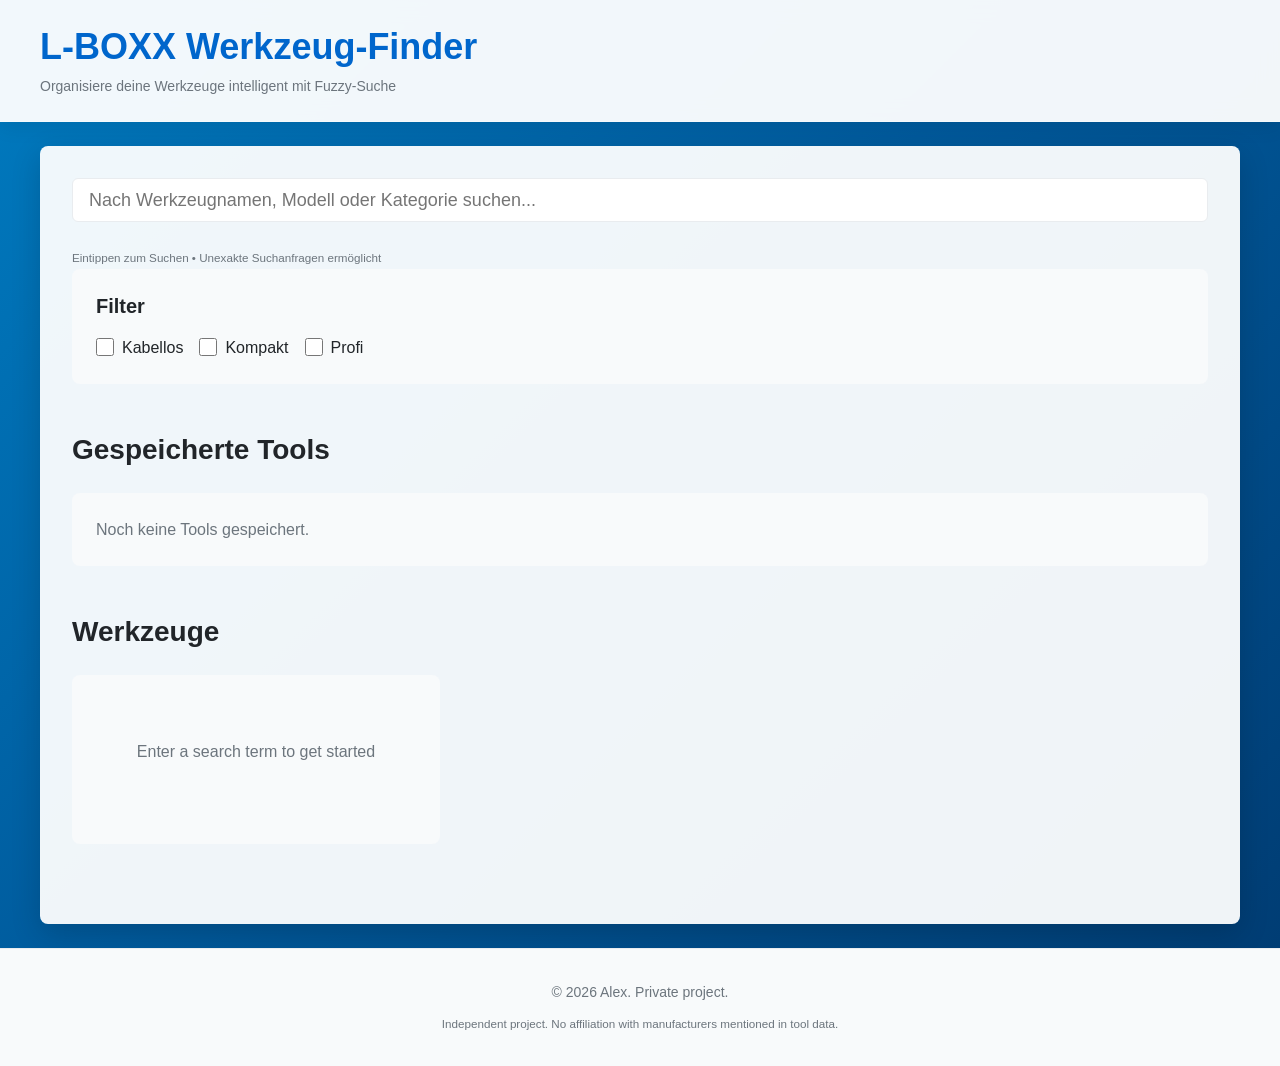
<file: index.html>
<!DOCTYPE html>
<html lang="en">
<head>
    <meta charset="UTF-8">
    <meta name="viewport" content="width=device-width, initial-scale=1.0, maximum-scale=5.0">
    <meta name="description" content="Private tool collection finder for model search and storage planning">
    <meta name="theme-color" content="#0066CC">
    <meta name="mobile-web-app-capable" content="yes">
    <meta name="apple-mobile-web-app-status-bar-style" content="black-translucent">
    <title>L-BOXX Tool Finder</title>
    <link rel="icon" href="data:image/svg+xml,<svg xmlns=%22http://www.w3.org/2000/svg%22 viewBox=%220 0 100 100%22><text y=%22.9em%22 font-size=%2290%22>🔧</text></svg>">
    <link rel="stylesheet" href="styles/main.css?v=1786039185">
</head>
<body>
    <div id="app" class="app">
        <header class="header" role="banner">
            <div class="header-content">
                <div class="header-title">
                    <h1 class="app-title">L-BOXX Werkzeug-Finder</h1>
                    <p class="app-tagline">Organisiere deine Werkzeuge intelligent mit Fuzzy-Suche</p>
                </div>
            </div>
        </header>
        <main id="main-content" class="main-content" role="main">
            <section class="search-section" aria-labelledby="search-heading">
                <h2 id="search-heading" class="sr-only">Werkzeuge durchsuchen</h2>
                <div class="search-container">
                    <input type="search" id="search-input" class="search-input" placeholder="Nach Werkzeugnamen, Modell oder Kategorie suchen..." aria-label="Werkzeuge durchsuchen" aria-describedby="search-help">
                    <div id="search-help" class="search-help"><small>Eintippen zum Suchen • Unexakte Suchanfragen ermöglicht</small></div>
                </div>
                <section class="filter-section" aria-labelledby="filter-heading">
                    <h3 id="filter-heading" class="filter-heading">Filter</h3>
                    <div class="filter-group">
                        <label class="filter-label"><input type="checkbox" id="filter-cordless" class="filter-checkbox" aria-label="Kabellose Werkzeuge filtern"><span>Kabellos</span></label>
                        <label class="filter-label"><input type="checkbox" id="filter-compact" class="filter-checkbox" aria-label="Kompakte Werkzeuge filtern"><span>Kompakt</span></label>
                        <label class="filter-label"><input type="checkbox" id="filter-pro" class="filter-checkbox" aria-label="Profi-Klasse filtern"><span>Profi</span></label>
                    </div>
                </section>
            </section>
            <section class="saved-section" aria-labelledby="saved-tools-heading">
                <h2 id="saved-tools-heading" class="results-heading">Gespeicherte Tools</h2>
                <div id="saved-tools-container" class="saved-tools-container">
                    <div class="saved-tools-empty">Noch keine Tools gespeichert.</div>
                </div>
            </section>
            <section class="results-section" aria-labelledby="results-heading">
                <h2 id="results-heading" class="results-heading">Werkzeuge</h2>
                <div id="results-container" class="results-container">
                    <div class="placeholder" aria-live="polite"><p>Suchbegriff eingeben zum Starten</p></div>
                </div>
            </section>
        </main>
        <footer class="footer" role="contentinfo">
            <div class="footer-content">
                <p>&copy; 2026 Alex. Private project.</p>
                <p><small>Independent project. No affiliation with manufacturers mentioned in tool data.</small></p>
            </div>
        </footer>
    </div>
    <script src="lib/fuse.js?v=1786039185" defer></script>
    <script src="js/modules/ui.js?v=1786039185" defer></script>
    <script src="js/modules/state.js?v=1786039185" defer></script>
    <script src="js/modules/search.js?v=1786039185" defer></script>
    <script src="js/modules/results.js?v=1786039185" defer></script>
    <script src="main.js?v=1786039185" defer></script>
</body>
</html>
</file>
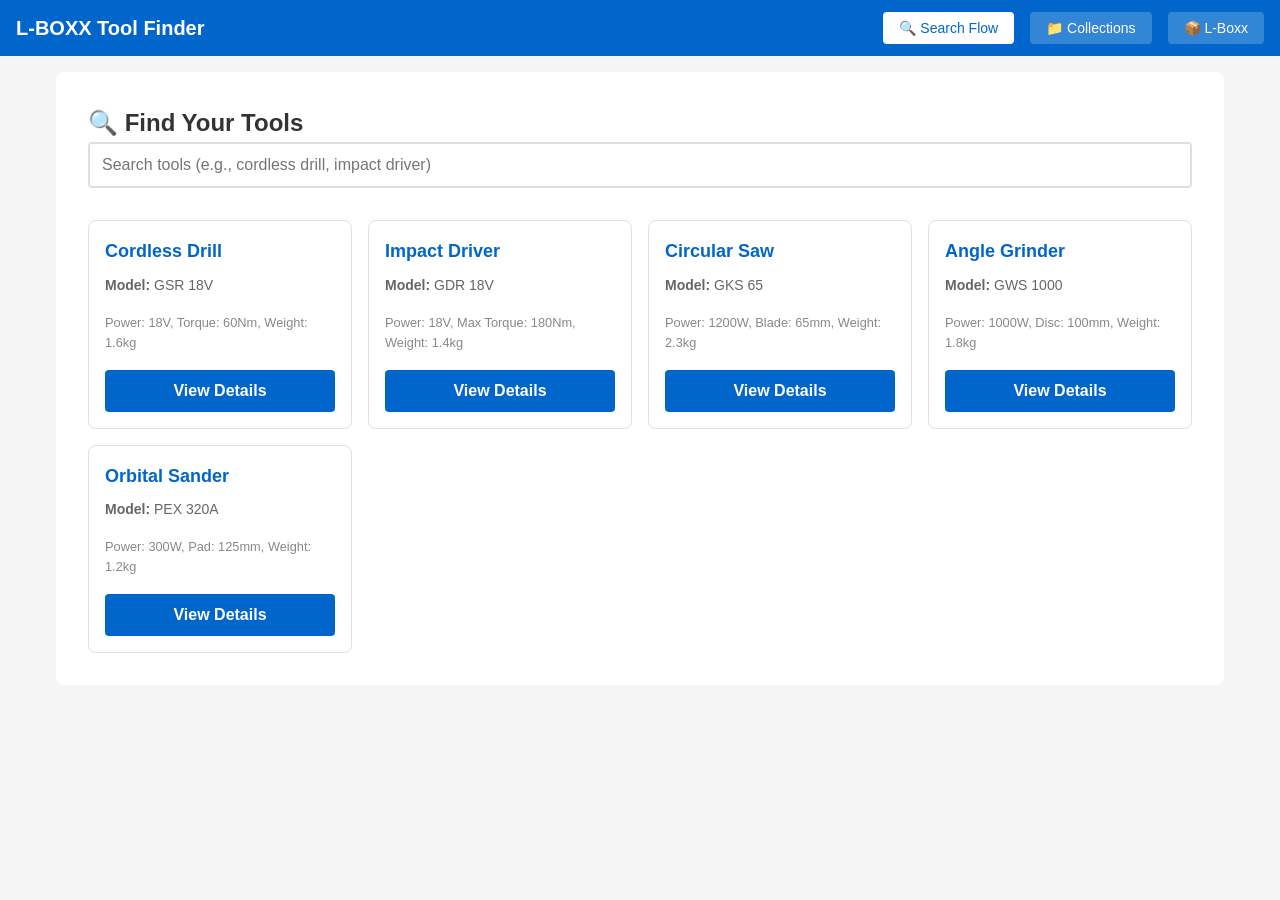
<file: prototype/index.html>
<!DOCTYPE html>
<html lang="en">
<head>
    <meta charset="UTF-8">
    <meta name="viewport" content="width=device-width, initial-scale=1.0">
    <title>L-BOXX Tool Finder - Interactive Prototype</title>
    <style>
        * {
            margin: 0;
            padding: 0;
            box-sizing: border-box;
        }

        :root {
            --primary-blue: #0066CC;
            --secondary-blue: #003D99;
            --accent-green: #00B050;
            --neutral-white: #FFFFFF;
            --neutral-light: #F5F5F5;
            --neutral-medium: #E0E0E0;
            --neutral-dark: #333333;
            --focus-outline: 2px solid #0066CC;
        }

        body {
            font-family: -apple-system, BlinkMacSystemFont, 'Segoe UI', Roboto, 'Helvetica Neue', Arial, sans-serif;
            color: var(--neutral-dark);
            background-color: var(--neutral-light);
            line-height: 1.6;
        }

        /* Navigation */
        nav {
            background: var(--primary-blue);
            padding: 0.75rem 1rem;
            display: flex;
            gap: 1rem;
            align-items: center;
            flex-wrap: wrap;
        }

        nav h1 {
            color: var(--neutral-white);
            font-size: 1.25rem;
            margin-right: auto;
        }

        nav button {
            background: rgba(255, 255, 255, 0.2);
            color: var(--neutral-white);
            border: none;
            padding: 0.5rem 1rem;
            border-radius: 4px;
            cursor: pointer;
            font-size: 0.875rem;
            transition: background 0.2s;
        }

        nav button:hover,
        nav button.active {
            background: var(--neutral-white);
            color: var(--primary-blue);
        }

        nav button:focus {
            outline: var(--focus-outline);
            outline-offset: 2px;
        }

        /* Main Container */
        main {
            padding: 1rem;
            max-width: 1200px;
            margin: 0 auto;
        }

        .screen {
            display: none;
            animation: fadeIn 0.3s ease-in;
        }

        .screen.active {
            display: block;
        }

        @keyframes fadeIn {
            from { opacity: 0; }
            to { opacity: 1; }
        }

        /* Buttons */
        .btn {
            padding: 0.75rem 1.5rem;
            border: none;
            border-radius: 4px;
            cursor: pointer;
            font-size: 1rem;
            transition: all 0.2s;
            font-weight: 600;
        }

        .btn-primary {
            background: var(--primary-blue);
            color: var(--neutral-white);
        }

        .btn-primary:hover {
            background: var(--secondary-blue);
        }

        .btn-primary:focus {
            outline: var(--focus-outline);
            outline-offset: 2px;
        }

        .btn-secondary {
            background: var(--neutral-medium);
            color: var(--neutral-dark);
        }

        .btn-secondary:hover {
            background: #d0d0d0;
        }

        .btn-secondary:focus {
            outline: var(--focus-outline);
            outline-offset: 2px;
        }

        /* Flow 1: Search → Detail → Favorite */
        .search-section {
            background: var(--neutral-white);
            padding: 2rem;
            border-radius: 8px;
            margin-bottom: 2rem;
        }

        .search-input {
            width: 100%;
            padding: 0.75rem;
            font-size: 1rem;
            border: 2px solid var(--neutral-medium);
            border-radius: 4px;
            margin-bottom: 1rem;
        }

        .search-input:focus {
            outline: var(--focus-outline);
            border-color: var(--primary-blue);
        }

        .tools-grid {
            display: grid;
            grid-template-columns: repeat(auto-fill, minmax(250px, 1fr));
            gap: 1rem;
            margin-top: 1rem;
        }

        .tool-card {
            background: var(--neutral-white);
            border: 1px solid var(--neutral-medium);
            border-radius: 8px;
            padding: 1rem;
            cursor: pointer;
            transition: all 0.2s;
        }

        .tool-card:hover {
            box-shadow: 0 4px 12px rgba(0, 0, 0, 0.1);
            border-color: var(--primary-blue);
        }

        .tool-card:focus {
            outline: var(--focus-outline);
        }

        .tool-card h3 {
            color: var(--primary-blue);
            margin-bottom: 0.5rem;
            font-size: 1.125rem;
        }

        .tool-card p {
            font-size: 0.875rem;
            color: #666;
            margin-bottom: 1rem;
        }

        .tool-card .details-btn {
            width: 100%;
        }

        /* Tool Detail View */
        .detail-section {
            background: var(--neutral-white);
            padding: 2rem;
            border-radius: 8px;
        }

        .detail-header {
            display: flex;
            justify-content: space-between;
            align-items: start;
            margin-bottom: 2rem;
            flex-wrap: wrap;
            gap: 1rem;
        }

        .detail-header h2 {
            color: var(--primary-blue);
            font-size: 1.75rem;
        }

        .detail-specs {
            background: var(--neutral-light);
            padding: 1.5rem;
            border-radius: 8px;
            margin: 1.5rem 0;
        }

        .detail-specs h3 {
            color: var(--neutral-dark);
            margin-bottom: 1rem;
            font-size: 1.125rem;
        }

        .spec-item {
            display: flex;
            justify-content: space-between;
            padding: 0.5rem 0;
            border-bottom: 1px solid var(--neutral-medium);
        }

        .spec-item:last-child {
            border-bottom: none;
        }

        .spec-label {
            font-weight: 600;
            color: var(--neutral-dark);
        }

        .spec-value {
            color: #666;
        }

        /* Collection Manager Flow */
        .collection-section {
            background: var(--neutral-white);
            padding: 2rem;
            border-radius: 8px;
            margin-bottom: 2rem;
        }

        .form-group {
            margin-bottom: 1.5rem;
        }

        .form-group label {
            display: block;
            margin-bottom: 0.5rem;
            font-weight: 600;
            color: var(--neutral-dark);
        }

        .form-group input,
        .form-group textarea {
            width: 100%;
            padding: 0.75rem;
            font-size: 1rem;
            border: 2px solid var(--neutral-medium);
            border-radius: 4px;
            font-family: inherit;
        }

        .form-group input:focus,
        .form-group textarea:focus {
            outline: var(--focus-outline);
            border-color: var(--primary-blue);
        }

        .collection-list {
            list-style: none;
        }

        .collection-item {
            background: var(--neutral-light);
            padding: 1rem;
            border-radius: 4px;
            margin-bottom: 0.75rem;
            display: flex;
            justify-content: space-between;
            align-items: center;
        }

        .collection-item h3 {
            color: var(--primary-blue);
            margin-bottom: 0.25rem;
        }

        .collection-item p {
            font-size: 0.875rem;
            color: #666;
        }

        .collection-actions {
            display: flex;
            gap: 0.5rem;
        }

        .collection-actions button {
            padding: 0.5rem 1rem;
            font-size: 0.875rem;
        }

        /* L-Boxx Manager Flow */
        .lboxx-section {
            background: var(--neutral-white);
            padding: 2rem;
            border-radius: 8px;
        }

        .lboxx-grid {
            display: grid;
            grid-template-columns: repeat(auto-fit, minmax(200px, 1fr));
            gap: 1rem;
            margin-top: 1.5rem;
        }

        .lboxx-item {
            background: var(--neutral-light);
            padding: 1rem;
            border-radius: 8px;
            border: 2px solid var(--neutral-medium);
            text-align: center;
            cursor: pointer;
            transition: all 0.2s;
        }

        .lboxx-item:hover {
            border-color: var(--primary-blue);
            box-shadow: 0 2px 8px rgba(0, 102, 204, 0.1);
        }

        .lboxx-item:focus {
            outline: var(--focus-outline);
        }

        .lboxx-item h3 {
            color: var(--primary-blue);
            margin-bottom: 0.5rem;
        }

        .lboxx-item p {
            font-size: 0.875rem;
            color: #666;
            margin-bottom: 0.75rem;
        }

        .lboxx-status {
            background: var(--accent-green);
            color: var(--neutral-white);
            padding: 0.25rem 0.75rem;
            border-radius: 4px;
            font-size: 0.75rem;
            font-weight: 600;
            display: inline-block;
        }

        /* Modal */
        .modal {
            display: none;
            position: fixed;
            top: 0;
            left: 0;
            width: 100%;
            height: 100%;
            background: rgba(0, 0, 0, 0.5);
            z-index: 1000;
            align-items: center;
            justify-content: center;
        }

        .modal.active {
            display: flex;
        }

        .modal-content {
            background: var(--neutral-white);
            padding: 2rem;
            border-radius: 8px;
            max-width: 500px;
            width: 90%;
            max-height: 80vh;
            overflow-y: auto;
        }

        .modal-header {
            display: flex;
            justify-content: space-between;
            align-items: center;
            margin-bottom: 1.5rem;
        }

        .modal-header h2 {
            color: var(--primary-blue);
        }

        .modal-close {
            background: none;
            border: none;
            font-size: 1.5rem;
            cursor: pointer;
            color: var(--neutral-dark);
            padding: 0;
            width: 32px;
            height: 32px;
            display: flex;
            align-items: center;
            justify-content: center;
        }

        .modal-close:focus {
            outline: var(--focus-outline);
            outline-offset: 2px;
        }

        /* Responsive */
        @media (max-width: 575px) {
            nav {
                flex-direction: column;
                align-items: flex-start;
            }

            nav h1 {
                margin-right: 0;
                width: 100%;
                margin-bottom: 0.5rem;
            }

            main {
                padding: 0.75rem;
            }

            .search-section,
            .detail-section,
            .collection-section,
            .lboxx-section {
                padding: 1rem;
            }

            .tools-grid,
            .lboxx-grid {
                grid-template-columns: 1fr;
            }

            .detail-header {
                flex-direction: column;
            }

            .btn {
                padding: 0.6rem 1rem;
                font-size: 0.875rem;
            }
        }

        @media (max-width: 768px) {
            .tools-grid {
                grid-template-columns: repeat(2, 1fr);
            }

            .lboxx-grid {
                grid-template-columns: repeat(2, 1fr);
            }
        }

        /* Accessibility Focus Indicator */
        *:focus-visible {
            outline: var(--focus-outline);
            outline-offset: 2px;
        }

        /* Screen Reader Only Text */
        .sr-only {
            position: absolute;
            width: 1px;
            height: 1px;
            padding: 0;
            margin: -1px;
            overflow: hidden;
            clip: rect(0, 0, 0, 0);
            white-space: nowrap;
            border-width: 0;
        }

        /* Status Messages */
        .message {
            padding: 1rem;
            border-radius: 4px;
            margin-bottom: 1rem;
        }

        .message.success {
            background: #d4edda;
            color: #155724;
            border: 1px solid #c3e6cb;
        }

        .message.info {
            background: #d1ecf1;
            color: #0c5460;
            border: 1px solid #bee5eb;
        }
    </style>
</head>
<body>
    <!-- Navigation -->
    <nav role="navigation" aria-label="Main Navigation">
        <h1>L-BOXX Tool Finder</h1>
        <button class="nav-btn active" data-flow="search" aria-label="Search and Browse Tools">🔍 Search Flow</button>
        <button class="nav-btn" data-flow="collection" aria-label="Manage Collections">📁 Collections</button>
        <button class="nav-btn" data-flow="lboxx" aria-label="Organize L-Boxx">📦 L-Boxx</button>
    </nav>

    <main role="main">
        <!-- Flow 1: Search → Detail → Favorite -->
        <section class="screen active" id="search-flow" aria-label="Search and Tool Discovery Flow">
            <div class="search-section">
                <h2>🔍 Find Your Tools</h2>
                <input
                    type="search"
                    class="search-input"
                    id="toolSearch"
                    placeholder="Search tools (e.g., cordless drill, impact driver)"
                    aria-label="Search tools by name"
                />
                <div id="searchResults" class="tools-grid" role="region" aria-live="polite" aria-label="Search results">
                    <!-- Tools populated by JS -->
                </div>
            </div>
        </section>

        <!-- Tool Detail Modal -->
        <div class="modal" id="detailModal" role="dialog" aria-labelledby="detailTitle">
            <div class="modal-content">
                <div class="modal-header">
                    <h2 id="detailTitle">Tool Details</h2>
                    <button class="modal-close" id="closeDetail" aria-label="Close tool details">✕</button>
                </div>
                <div id="detailContent" class="detail-section">
                    <!-- Detail content populated by JS -->
                </div>
            </div>
        </div>

        <!-- Flow 2: Collection Manager -->
        <section class="screen" id="collection-flow" aria-label="Collection Management Flow">
            <div class="collection-section">
                <h2>📁 My Collections</h2>
                <p>Create and manage your tool collections</p>

                <div class="form-group">
                    <label for="collectionName">Collection Name</label>
                    <input
                        type="text"
                        id="collectionName"
                        placeholder="e.g., My Workshop Tools"
                        aria-describedby="collectionHelp"
                    />
                    <small id="collectionHelp">Give your collection a descriptive name</small>
                </div>

                <div class="form-group">
                    <label for="collectionDesc">Description (optional)</label>
                    <textarea
                        id="collectionDesc"
                        placeholder="Add notes about this collection..."
                        rows="3"
                        aria-describedby="descHelp"
                    ></textarea>
                    <small id="descHelp">Help you remember what's in this collection</small>
                </div>

                <button class="btn btn-primary" id="createCollectionBtn" aria-label="Create new collection">
                    Create Collection
                </button>

                <div id="collectionMessage"></div>

                <h3 style="margin-top: 2rem; margin-bottom: 1rem;">Your Collections</h3>
                <ul class="collection-list" id="collectionList" role="region" aria-live="polite" aria-label="List of saved collections">
                    <!-- Collections populated by JS -->
                </ul>
            </div>
        </section>

        <!-- Flow 3: L-Boxx Manager -->
        <section class="screen" id="lboxx-flow" aria-label="L-Boxx Organization Flow">
            <div class="lboxx-section">
                <h2>📦 L-Boxx Organization</h2>
                <p>Organize your tools in L-Boxx storage systems</p>

                <div class="form-group">
                    <label for="lboxxSelect">Select L-Boxx Size</label>
                    <select id="lboxxSelect" aria-describedby="lboxxHelp">
                        <option value="">-- Choose Size --</option>
                        <option value="small">L-Boxx 238 (Small)</option>
                        <option value="medium">L-Boxx 374 (Medium)</option>
                        <option value="large">L-Boxx 438 (Large)</option>
                    </select>
                    <small id="lboxxHelp">Select the L-Boxx you want to organize</small>
                </div>

                <div class="lboxx-grid" id="lboxxGrid" role="region" aria-label="Available L-Boxx systems">
                    <!-- L-Boxx items populated by JS -->
                </div>

                <div id="lboxxMessage"></div>
            </div>
        </section>
    </main>

    <script>
        // Mock Data
        const mockTools = [
            { id: 1, name: 'Cordless Drill', model: 'GSR 18V', specs: 'Power: 18V, Torque: 60Nm, Weight: 1.6kg', lboxx: 'small' },
            { id: 2, name: 'Impact Driver', model: 'GDR 18V', specs: 'Power: 18V, Max Torque: 180Nm, Weight: 1.4kg', lboxx: 'small' },
            { id: 3, name: 'Circular Saw', model: 'GKS 65', specs: 'Power: 1200W, Blade: 65mm, Weight: 2.3kg', lboxx: 'medium' },
            { id: 4, name: 'Angle Grinder', model: 'GWS 1000', specs: 'Power: 1000W, Disc: 100mm, Weight: 1.8kg', lboxx: 'large' },
            { id: 5, name: 'Orbital Sander', model: 'PEX 320A', specs: 'Power: 300W, Pad: 125mm, Weight: 1.2kg', lboxx: 'small' },
        ];

        const lboxxOptions = [
            { id: 'small', name: 'L-Boxx 238', capacity: '5-7 tools', size: 'Small' },
            { id: 'medium', name: 'L-Boxx 374', capacity: '10-12 tools', size: 'Medium' },
            { id: 'large', name: 'L-Boxx 438', capacity: '15-20 tools', size: 'Large' },
        ];

        // State Management
        let state = {
            favorites: [],
            collections: [],
            lboxxAssignments: {},
        };

        // Load state from localStorage
        function loadState() {
            const saved = localStorage.getItem('lboxxToolFinderState');
            if (saved) {
                state = JSON.parse(saved);
            }
        }

        // Save state to localStorage
        function saveState() {
            localStorage.setItem('lboxxToolFinderState', JSON.stringify(state));
        }

        // Flow Navigation
        document.querySelectorAll('.nav-btn').forEach((btn) => {
            btn.addEventListener('click', (e) => {
                const flowName = e.target.dataset.flow;
                switchFlow(flowName);
            });
        });

        function switchFlow(flowName) {
            document.querySelectorAll('.screen').forEach((s) => s.classList.remove('active'));
            document.getElementById(`${flowName}-flow`).classList.add('active');

            document.querySelectorAll('.nav-btn').forEach((b) => b.classList.remove('active'));
            document.querySelector(`[data-flow="${flowName}"]`).classList.add('active');
        }

        // Flow 1: Search → Detail → Favorite
        function renderTools(tools) {
            const resultsDiv = document.getElementById('searchResults');
            resultsDiv.innerHTML = '';

            if (tools.length === 0) {
                resultsDiv.innerHTML = '<p aria-live="assertive">No tools found. Try different keywords.</p>';
                return;
            }

            tools.forEach((tool) => {
                const card = document.createElement('div');
                card.className = 'tool-card';
                card.tabIndex = 0;
                card.setAttribute('role', 'button');
                card.setAttribute('aria-label', `${tool.name} - ${tool.model}`);

                const isFav = state.favorites.includes(tool.id);
                card.innerHTML = `
                    <h3>${tool.name}</h3>
                    <p><strong>Model:</strong> ${tool.model}</p>
                    <p style="color: #888; font-size: 0.8rem;">${tool.specs}</p>
                    <button class="btn btn-primary details-btn" aria-label="View details for ${tool.name}">View Details</button>
                `;

                card.addEventListener('click', () => showToolDetail(tool));
                card.addEventListener('keypress', (e) => {
                    if (e.key === 'Enter') showToolDetail(tool);
                });

                resultsDiv.appendChild(card);
            });
        }

        function showToolDetail(tool) {
            const modal = document.getElementById('detailModal');
            const content = document.getElementById('detailContent');

            const isFav = state.favorites.includes(tool.id);

            content.innerHTML = `
                <h3>${tool.name}</h3>
                <p><strong>Model:</strong> ${tool.model}</p>

                <div class="detail-specs">
                    <h3>Specifications</h3>
                    <div class="spec-item">
                        <span class="spec-label">Power:</span>
                        <span class="spec-value">${tool.specs}</span>
                    </div>
                    <div class="spec-item">
                        <span class="spec-label">Recommended L-Boxx:</span>
                        <span class="spec-value">${tool.lboxx.toUpperCase()}</span>
                    </div>
                </div>

                <div style="display: flex; gap: 1rem; flex-wrap: wrap;">
                    <button class="btn btn-primary" id="favBtn" aria-label="Add to favorites">
                        ${isFav ? '★ Remove from Favorites' : '☆ Add to Favorites'}
                    </button>
                    <button class="btn btn-secondary" id="assignLboxxBtn" aria-label="Assign to L-Boxx">
                        Assign to L-Boxx
                    </button>
                </div>
            `;

            document.getElementById('favBtn').addEventListener('click', () => {
                toggleFavorite(tool.id);
                showToolDetail(tool);
            });

            document.getElementById('assignLboxxBtn').addEventListener('click', () => {
                assignToLboxx(tool);
                modal.classList.remove('active');
            });

            modal.classList.add('active');
        }

        function toggleFavorite(toolId) {
            const idx = state.favorites.indexOf(toolId);
            if (idx > -1) {
                state.favorites.splice(idx, 1);
            } else {
                state.favorites.push(toolId);
            }
            saveState();
        }

        function assignToLboxx(tool) {
            switchFlow('lboxx');
            document.getElementById('lboxxSelect').value = tool.lboxx;
        }

        // Modal close
        document.getElementById('closeDetail').addEventListener('click', () => {
            document.getElementById('detailModal').classList.remove('active');
        });

        document.getElementById('detailModal').addEventListener('click', (e) => {
            if (e.target === document.getElementById('detailModal')) {
                document.getElementById('detailModal').classList.remove('active');
            }
        });

        // Search functionality
        document.getElementById('toolSearch').addEventListener('input', (e) => {
            const query = e.target.value.toLowerCase();
            const filtered = mockTools.filter(
                (t) =>
                    t.name.toLowerCase().includes(query) ||
                    t.model.toLowerCase().includes(query)
            );
            renderTools(filtered);
        });

        // Flow 2: Collection Manager
        document.getElementById('createCollectionBtn').addEventListener('click', () => {
            const name = document.getElementById('collectionName').value.trim();
            const desc = document.getElementById('collectionDesc').value.trim();

            if (!name) {
                showMessage('collectionMessage', 'Collection name is required', 'info');
                return;
            }

            state.collections.push({
                id: Date.now(),
                name,
                desc,
                tools: [],
            });
            saveState();

            document.getElementById('collectionName').value = '';
            document.getElementById('collectionDesc').value = '';

            showMessage('collectionMessage', `Collection "${name}" created!`, 'success');
            renderCollections();
        });

        function renderCollections() {
            const list = document.getElementById('collectionList');
            list.innerHTML = '';

            if (state.collections.length === 0) {
                list.innerHTML = '<li><p>No collections yet. Create one to get started!</p></li>';
                return;
            }

            state.collections.forEach((col) => {
                const item = document.createElement('li');
                item.className = 'collection-item';
                item.innerHTML = `
                    <div>
                        <h3>${col.name}</h3>
                        <p>${col.desc || 'No description'}</p>
                    </div>
                    <div class="collection-actions">
                        <button class="btn btn-secondary" aria-label="Edit collection ${col.name}">Edit</button>
                        <button class="btn btn-secondary" id="delete-${col.id}" aria-label="Delete collection ${col.name}">Delete</button>
                    </div>
                `;

                document.getElementById(`delete-${col.id}`).addEventListener('click', () => {
                    state.collections = state.collections.filter((c) => c.id !== col.id);
                    saveState();
                    renderCollections();
                });

                list.appendChild(item);
            });
        }

        function showMessage(elementId, text, type) {
            const el = document.getElementById(elementId);
            el.className = `message ${type}`;
            el.textContent = text;
            setTimeout(() => {
                el.textContent = '';
                el.className = '';
            }, 4000);
        }

        // Flow 3: L-Boxx Manager
        function renderLboxxOptions() {
            const grid = document.getElementById('lboxxGrid');
            grid.innerHTML = '';

            lboxxOptions.forEach((lboxx) => {
                const item = document.createElement('div');
                item.className = 'lboxx-item';
                item.tabIndex = 0;
                item.setAttribute('role', 'button');
                item.setAttribute('aria-label', `${lboxx.name} - ${lboxx.capacity}`);

                item.innerHTML = `
                    <h3>${lboxx.name}</h3>
                    <p>Capacity: ${lboxx.capacity}</p>
                    <span class="lboxx-status">Available</span>
                `;

                item.addEventListener('click', () => selectLboxx(lboxx));
                item.addEventListener('keypress', (e) => {
                    if (e.key === 'Enter') selectLboxx(lboxx);
                });

                grid.appendChild(item);
            });
        }

        function selectLboxx(lboxx) {
            showMessage('lboxxMessage', `L-Boxx ${lboxx.name} selected! Tools will be organized here.`, 'success');
        }

        // Initialize
        loadState();
        renderTools(mockTools);
        renderCollections();
        renderLboxxOptions();

        // Keyboard Navigation - Escape closes modal
        document.addEventListener('keydown', (e) => {
            if (e.key === 'Escape') {
                document.getElementById('detailModal').classList.remove('active');
            }
        });
    </script>
</body>
</html>
</file>
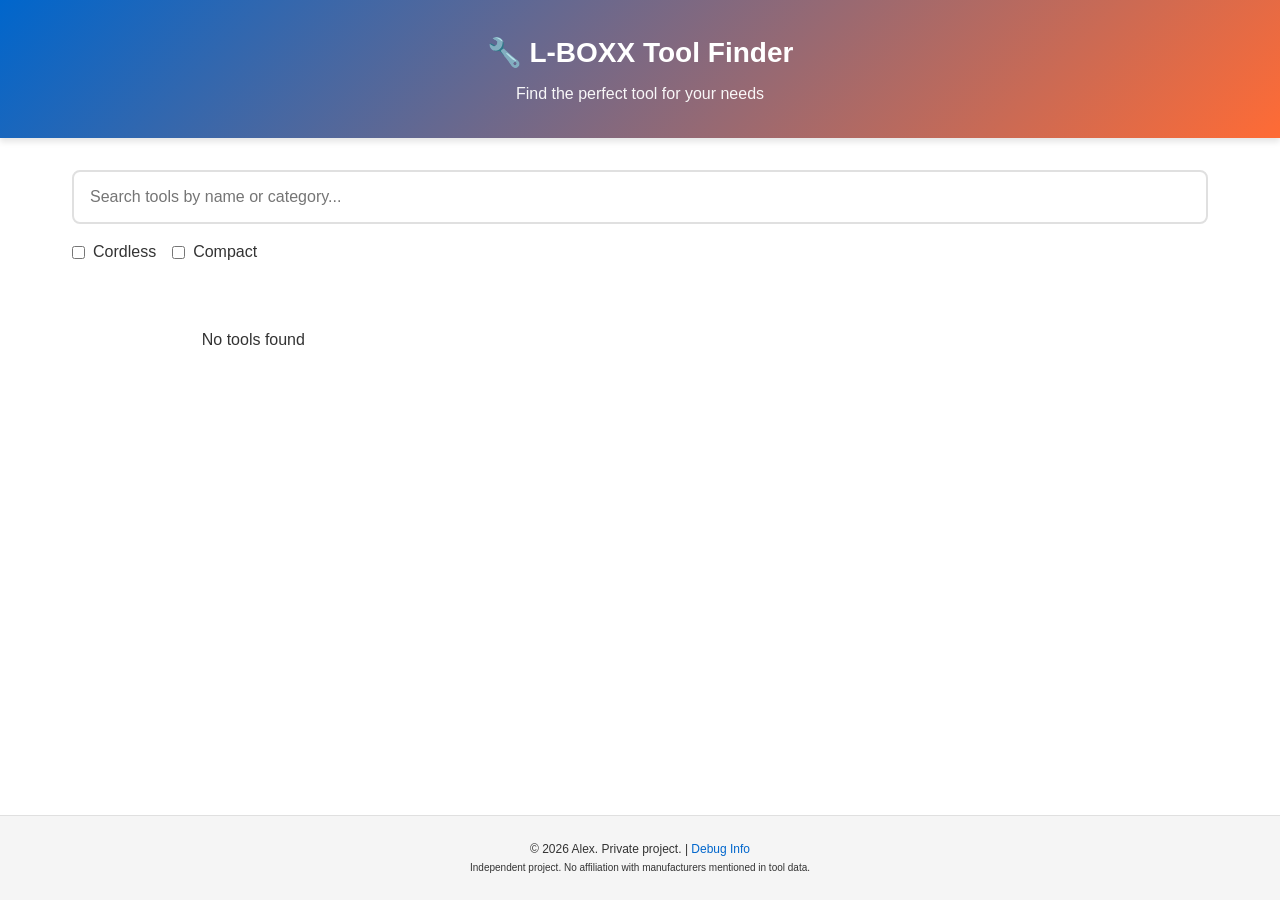
<file: src/index.html>
<!DOCTYPE html>
<html lang="en">
<head>
    <meta charset="UTF-8">
    <meta name="viewport" content="width=device-width, initial-scale=1.0">
    <title>L-BOXX Tool Finder</title>
    <link rel="stylesheet" href="css/main.css">
    <link rel="stylesheet" href="css/responsive.css">
    <link rel="stylesheet" href="css/dark-mode.css">
</head>
<body>
    <div id="app" class="app-container">
        <header class="header">
            <h1 class="app-title">🔧 L-BOXX Tool Finder</h1>
            <p class="tagline">Find the perfect tool for your needs</p>
        </header>

        <main class="main-content">
            <section class="search-section">
                <input 
                    type="text" 
                    id="search" 
                    class="search-input" 
                    placeholder="Search tools by name or category..."
                    aria-label="Search tools"
                >
                <div class="search-filters">
                    <label>
                        <input type="checkbox" id="filter-cordless" class="filter-checkbox">
                        Cordless
                    </label>
                    <label>
                        <input type="checkbox" id="filter-compact" class="filter-checkbox">
                        Compact
                    </label>
                </div>
            </section>

            <section id="tools-container" class="tools-grid">
                <div class="loading">Loading tools...</div>
            </section>
        </main>

        <footer class="footer">
            <p>&copy; 2026 Alex. Private project. | <a href="#debug">Debug Info</a></p>
            <p><small>Independent project. No affiliation with manufacturers mentioned in tool data.</small></p>
        </footer>

        <div id="debug" class="debug-panel" style="display: none;">
            <h3>Debug Information</h3>
            <pre id="debug-output"></pre>
            <button onclick="document.querySelector('.debug-panel').style.display='none'">Close</button>
        </div>
    </div>

    <script src="js/config.js"></script>
    <script src="js/storage.js"></script>
    <script src="js/app.js"></script>
</body>
</html>
</file>
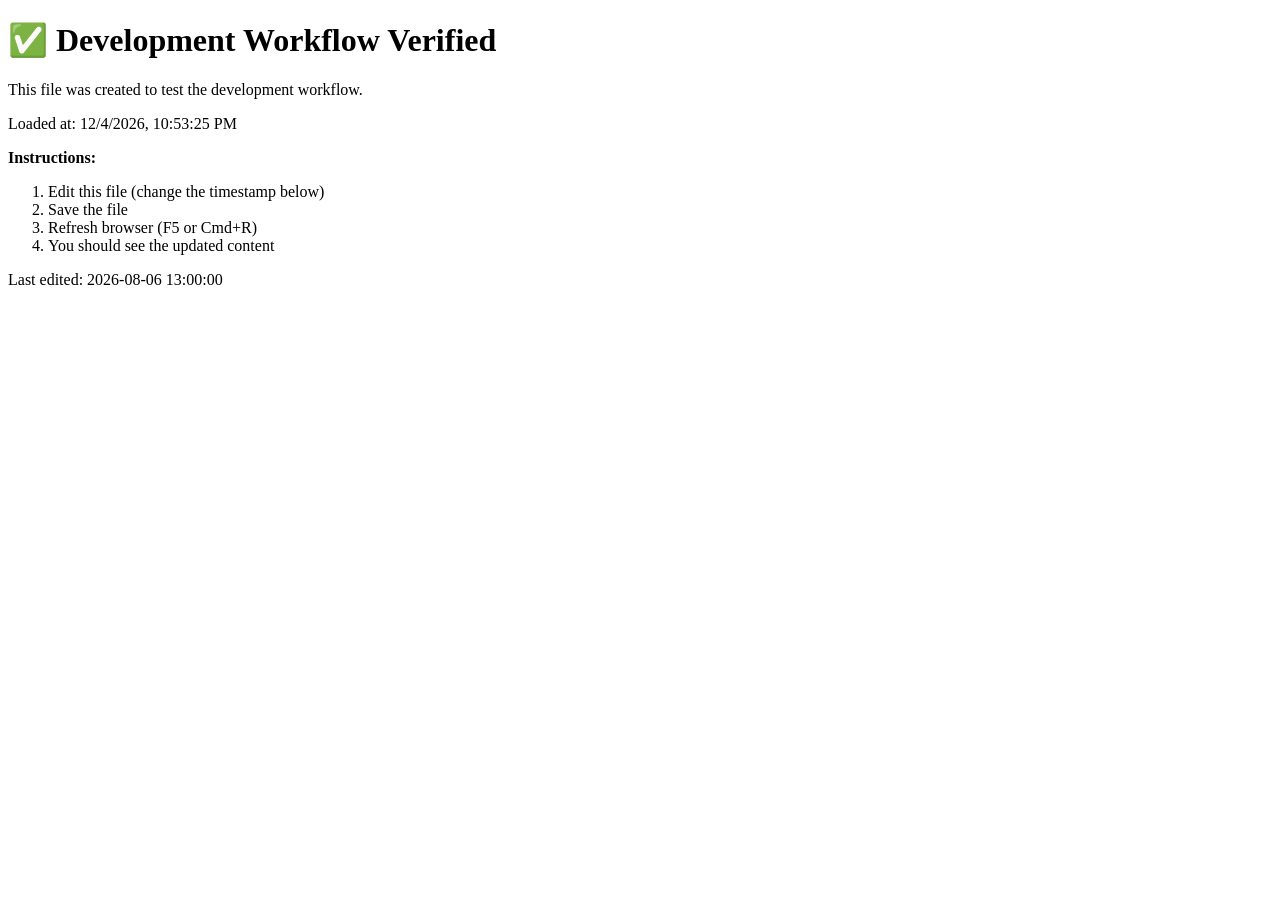
<file: test-workflow.html>
<!DOCTYPE html>
<html>
<head>
    <title>Development Workflow Test</title>
</head>
<body>
    <h1>✅ Development Workflow Verified</h1>
    <p>This file was created to test the development workflow.</p>
    <p id="timestamp">Loading...</p>
    <p><strong>Instructions:</strong></p>
    <ol>
        <li>Edit this file (change the timestamp below)</li>
        <li>Save the file</li>
        <li>Refresh browser (F5 or Cmd+R)</li>
        <li>You should see the updated content</li>
    </ol>
    <p id="edit-marker">Last edited: 2026-08-06 13:00:00</p>
    <script>
        document.querySelector('#timestamp').textContent = 'Loaded at: ' + new Date().toLocaleString();
    </script>
</body>
</html>
</file>
<file: styles/main.css>
/* ========================================
   BOSCH PROFESSIONAL TOOL FINDER - Main Stylesheet
   ======================================== */

:root {
    --color-primary-blue: #0066CC;
    --color-primary-dark: #003D7A;
    --color-accent-cyan: #00D4FF;
    --color-light-glass: #F8FAFB;
    --color-secondary-purple: #6F42C1;
    --color-secondary-gray: #6C757D;
    --color-success-green: #28A745;
    --color-warning-orange: #FFC107;
    --color-error-red: #DC3545;
    --color-info-blue: #17A2B8;
    --color-black: #000000;
    --color-dark-gray: #212529;
    --color-light-gray: #E9ECEF;
    --color-white: #FFFFFF;
    --spacing-xs: 4px;
    --spacing-s: 8px;
    --spacing-m: 16px;
    --spacing-l: 24px;
    --spacing-xl: 32px;
    --spacing-2xl: 48px;
    --spacing-3xl: 64px;
    --font-family-sans: -apple-system, BlinkMacSystemFont, "Segoe UI", "Roboto", sans-serif;
    --font-family-mono: "SF Mono", Monaco, "Cascadia Code", monospace;
    --font-size-h1: 2.25rem;
    --font-size-h2: 1.75rem;
    --font-size-h3: 1.5rem;
    --font-size-h4: 1.25rem;
    --font-size-h5: 1rem;
    --font-size-h6: 0.875rem;
    --font-size-body-lg: 1.125rem;
    --font-size-body: 1rem;
    --font-size-body-sm: 0.875rem;
    --font-size-body-xs: 0.75rem;
    --font-weight-regular: 400;
    --font-weight-semibold: 600;
    --font-weight-bold: 700;
    --line-height-tight: 1.3;
    --line-height-normal: 1.4;
    --line-height-relaxed: 1.5;
    --line-height-loose: 1.6;
    --radius-sm: 4px;
    --radius-md: 6px;
    --radius-lg: 8px;
    --radius-xl: 12px;
    --shadow-sm: 0 2px 4px rgba(0, 0, 0, 0.1);
    --shadow-md: 0 4px 8px rgba(0, 0, 0, 0.12);
    --shadow-lg: 0 8px 16px rgba(0, 0, 0, 0.15);
    --glass-background: rgba(255, 255, 255, 0.95);
    --glass-blur: blur(10px);
    --transition-fast: 150ms ease-in-out;
    --transition-normal: 250ms ease-in-out;
}

*, *::before, *::after {
    box-sizing: border-box;
    margin: 0;
    padding: 0;
}

html {
    font-size: 16px;
    -webkit-font-smoothing: antialiased;
    scroll-behavior: smooth;
}

body {
    font-family: var(--font-family-sans);
    font-size: var(--font-size-body);
    line-height: var(--line-height-loose);
    color: var(--color-dark-gray);
    background-color: #007bc0;
    background-image: linear-gradient(135deg, #007bc0 0%, #005a9c 45%, #003a70 100%);
}

ul, ol { list-style: none; }

a {
    color: var(--color-primary-blue);
    text-decoration: none;
    transition: color var(--transition-fast);
}

a:hover { color: var(--color-primary-dark); }

img { display: block; max-width: 100%; height: auto; }

h1, h2, h3, h4, h5, h6 {
    font-weight: var(--font-weight-bold);
    line-height: var(--line-height-tight);
    margin: var(--spacing-l) 0 var(--spacing-m) 0;
    color: var(--color-dark-gray);
}

h1 { font-size: var(--font-size-h1); }
h2 { font-size: var(--font-size-h2); }
h3 { font-size: var(--font-size-h3); font-weight: var(--font-weight-semibold); }
h4, h5, h6 { font-size: var(--font-size-h4); font-weight: var(--font-weight-semibold); }

p { margin: 0 0 var(--spacing-m) 0; }

input, select, textarea, button {
    font-family: inherit;
    font-size: inherit;
}

input[type="search"], input[type="text"], textarea {
    width: 100%;
    height: 44px;
    padding: var(--spacing-s) var(--spacing-m);
    border: 1px solid var(--color-light-gray);
    border-radius: var(--radius-md);
    background-color: var(--color-white);
}

input[type="search"]:focus, input[type="text"]:focus, textarea:focus {
    outline: none;
    border-color: var(--color-primary-blue);
    box-shadow: 0 0 0 3px rgba(0, 102, 204, 0.1);
}

input[type="checkbox"] {
    width: 18px;
    height: 18px;
    margin-right: var(--spacing-s);
    accent-color: var(--color-primary-blue);
}

.sr-only {
    position: absolute;
    width: 1px;
    height: 1px;
    padding: 0;
    margin: -1px;
    overflow: hidden;
    clip: rect(0, 0, 0, 0);
    white-space: nowrap;
    border-width: 0;
}

.app {
    display: flex;
    flex-direction: column;
    min-height: 100vh;
}

.header {
    background: var(--glass-background);
    backdrop-filter: var(--glass-blur);
    border-bottom: 1px solid rgba(255, 255, 255, 0.3);
    box-shadow: 0 4px 20px rgba(0, 0, 0, 0.08);
    padding: var(--spacing-l) var(--spacing-m);
    position: sticky;
    top: 0;
    z-index: 200;
}

.header-content {
    max-width: 1200px;
    margin: 0 auto;
}

.app-title {
    color: var(--color-primary-blue);
    font-weight: var(--font-weight-bold);
    margin: 0 0 var(--spacing-xs) 0;
}

.app-tagline {
    color: var(--color-secondary-gray);
    font-size: var(--font-size-body-sm);
    margin: 0;
}

.main-content {
    flex: 1;
    max-width: 1200px;
    width: 100%;
    margin: var(--spacing-l) auto;
    padding: var(--spacing-l) var(--spacing-m);
    background: rgba(255, 255, 255, 0.94);
    border-radius: var(--radius-lg);
    box-shadow: 0 10px 30px rgba(0, 0, 0, 0.16);
}

.footer {
    background-color: var(--color-light-glass);
    border-top: 1px solid var(--color-light-gray);
    padding: var(--spacing-l) var(--spacing-m);
    margin-top: auto;
}

.footer-content {
    max-width: 1200px;
    margin: 0 auto;
    text-align: center;
}

.footer-content p {
    margin: var(--spacing-s) 0;
    font-size: var(--font-size-body-sm);
    color: var(--color-secondary-gray);
}

.search-section {
    margin-bottom: var(--spacing-2xl);
}

.search-input {
    font-size: var(--font-size-body-lg);
    padding: var(--spacing-m) var(--spacing-l);
    height: 52px;
    margin-bottom: var(--spacing-l);
}

.search-help {
    color: var(--color-secondary-gray);
    font-size: var(--font-size-body-sm);
}

.filter-section {
    padding: var(--spacing-l);
    background-color: var(--color-light-glass);
    border-radius: var(--radius-lg);
}

.filter-heading {
    font-size: var(--font-size-h4);
    font-weight: var(--font-weight-semibold);
    margin: 0 0 var(--spacing-m) 0;
}

.filter-group {
    display: flex;
    flex-wrap: wrap;
    gap: var(--spacing-m);
}

.filter-label {
    display: flex;
    align-items: center;
    cursor: pointer;
}

.results-section {
    margin-bottom: var(--spacing-2xl);
}

.saved-section {
    margin-bottom: var(--spacing-2xl);
}

.results-heading {
    font-size: var(--font-size-h2);
    margin: 0 0 var(--spacing-l) 0;
}

.results-container {
    display: grid;
    grid-template-columns: 1fr;
    gap: var(--spacing-m);
}

.saved-tools-container {
    display: block;
}

.saved-tools-empty {
    padding: var(--spacing-l);
    background: var(--color-light-glass);
    border-radius: var(--radius-lg);
    color: var(--color-secondary-gray);
}

.saved-tools-list {
    display: grid;
    grid-template-columns: 1fr;
    gap: var(--spacing-s);
}

.saved-tool-chip {
    display: flex;
    justify-content: space-between;
    align-items: center;
    padding: var(--spacing-m);
    background: rgba(0, 102, 204, 0.08);
    border-left: 3px solid var(--color-primary-blue);
    border-radius: var(--radius-md);
}

.saved-tool-chip-meta {
    font-size: var(--font-size-body-xs);
    color: var(--color-secondary-gray);
    margin-top: 2px;
}

.placeholder {
    padding: var(--spacing-3xl) var(--spacing-l);
    text-align: center;
    color: var(--color-secondary-gray);
    background-color: var(--color-light-glass);
    border-radius: var(--radius-lg);
}

.tool-card {
    padding: var(--spacing-l);
    background: var(--glass-background);
    backdrop-filter: var(--glass-blur);
    border: 1px solid rgba(255, 255, 255, 0.3);
    box-shadow: 0 4px 20px rgba(0, 0, 0, 0.08);
    border-radius: var(--radius-lg);
    transition: all var(--transition-normal);
    cursor: pointer;
}

.tool-card:hover {
    transform: translateY(-2px);
    box-shadow: 0 8px 24px rgba(0, 102, 204, 0.2);
}

.tool-card-image {
    width: 100%;
    height: 200px;
    background-color: var(--color-light-glass);
    border-radius: var(--radius-md);
    margin-bottom: var(--spacing-m);
    display: flex;
    align-items: center;
    justify-content: center;
    color: var(--color-secondary-gray);
    overflow: hidden;
}

.tool-card-img {
    width: 100%;
    height: 100%;
    object-fit: cover;
}

.tool-card-title {
    font-size: var(--font-size-h4);
    font-weight: var(--font-weight-semibold);
    margin: 0 0 var(--spacing-s) 0;
}

.tool-card-sku {
    font-family: var(--font-family-mono);
    font-size: var(--font-size-body-sm);
    color: var(--color-secondary-gray);
    overflow-wrap: anywhere;
}

.tool-card-badge {
    display: inline-block;
    padding: var(--spacing-xs) var(--spacing-s);
    background-color: var(--color-secondary-purple);
    color: var(--color-white);
    border-radius: var(--radius-sm);
    font-size: var(--font-size-body-xs);
    margin-right: var(--spacing-s);
}

.tool-card-lboxx {
    margin-top: var(--spacing-m);
    font-size: var(--font-size-body-sm);
    color: var(--color-dark-gray);
}

.tool-card-lboxx--empty {
    color: var(--color-secondary-gray);
}

.tool-card-combo {
    margin-top: var(--spacing-m);
    padding: var(--spacing-s) var(--spacing-m);
    background: rgba(0, 102, 204, 0.09);
    border-left: 3px solid var(--color-primary-blue);
    border-radius: var(--radius-sm);
    font-size: var(--font-size-body-sm);
}

.tool-card-combo--empty {
    color: var(--color-secondary-gray);
}

.tool-card-inlay {
    margin-top: var(--spacing-s);
    font-size: var(--font-size-body-sm);
    color: var(--color-dark-gray);
}

.tool-card-list {
    margin-top: var(--spacing-xs);
    margin-left: 1.1rem;
    list-style: disc;
}

.tool-card-list li {
    margin-bottom: 2px;
}

.tool-card-inlay--secondary {
    color: var(--color-secondary-gray);
}

.tool-card-inlay--empty {
    color: var(--color-secondary-gray);
}

.tool-card-save {
    margin-top: var(--spacing-m);
    border: none;
    border-radius: var(--radius-md);
    background: var(--color-primary-blue);
    color: var(--color-white);
    padding: 10px 14px;
    font-weight: var(--font-weight-semibold);
    cursor: pointer;
    transition: background-color var(--transition-fast);
}

.tool-card-save:hover {
    background: var(--color-primary-dark);
}

.hidden { display: none !important; }
.flex { display: flex; }
.grid { display: grid; }

.text-primary { color: var(--color-primary-blue); }
.text-secondary { color: var(--color-secondary-gray); }

@media (min-width: 768px) and (max-width: 1023px) {
    .results-container {
        grid-template-columns: repeat(2, 1fr);
    }

    .saved-tools-list {
        grid-template-columns: repeat(2, 1fr);
    }
}

@media (max-width: 767px) {
    .header {
        padding: var(--spacing-m);
    }

    .app-title {
        font-size: 1.75rem;
    }

    .main-content {
        margin: 0;
        border-radius: 0;
        padding: var(--spacing-m);
    }

    .filter-section {
        padding: var(--spacing-m);
    }

    .filter-group {
        gap: var(--spacing-s);
    }

    .tool-card {
        padding: var(--spacing-m);
    }

    .tool-card-image {
        height: 160px;
    }

    .tool-card-save {
        width: 100%;
    }

    .saved-tool-chip {
        align-items: flex-start;
        gap: var(--spacing-s);
        flex-direction: column;
    }
}

@media (min-width: 1024px) {
    .main-content {
        padding: var(--spacing-xl);
    }
    .results-container {
        grid-template-columns: repeat(3, 1fr);
    }
    .tool-card-image {
        height: 250px;
    }

    .saved-tools-list {
        grid-template-columns: repeat(2, 1fr);
    }
}

@media (prefers-reduced-motion: reduce) {
    * {
        animation-duration: 0.01ms !important;
        transition-duration: 0.01ms !important;
    }
}
</file>
<file: src/css/main.css>
:root {
  --color-primary: #0066cc;
  --color-accent: #ff6b35;
  --color-bg: #ffffff;
  --color-text: #333333;
  --color-border: #e0e0e0;
  --color-card: #f9f9f9;
  --spacing-xs: 4px;
  --spacing-sm: 8px;
  --spacing-md: 16px;
  --spacing-lg: 24px;
  --spacing-xl: 32px;
  --font-family: -apple-system, BlinkMacSystemFont, 'Segoe UI', Roboto, Oxygen, Ubuntu, Cantarell, sans-serif;
  --font-size-sm: 12px;
  --font-size-base: 14px;
  --font-size-lg: 16px;
  --font-size-xl: 20px;
  --font-size-2xl: 28px;
  --border-radius: 8px;
  --shadow-sm: 0 1px 2px rgba(0,0,0,0.05);
  --shadow-md: 0 4px 6px rgba(0,0,0,0.1);
}

* {
  margin: 0;
  padding: 0;
  box-sizing: border-box;
}

html, body {
  font-family: var(--font-family);
  color: var(--color-text);
  background: var(--color-bg);
  line-height: 1.5;
}

.app-container {
  display: flex;
  flex-direction: column;
  min-height: 100vh;
}

.header {
  background: linear-gradient(135deg, var(--color-primary) 0%, var(--color-accent) 100%);
  color: white;
  padding: var(--spacing-xl);
  text-align: center;
  box-shadow: var(--shadow-md);
}

.app-title {
  font-size: var(--font-size-2xl);
  margin-bottom: var(--spacing-sm);
  font-weight: 700;
}

.tagline {
  font-size: var(--font-size-lg);
  opacity: 0.95;
}

.main-content {
  flex: 1;
  padding: var(--spacing-xl);
  max-width: 1200px;
  margin: 0 auto;
  width: 100%;
}

.search-section {
  margin-bottom: var(--spacing-xl);
}

.search-input {
  width: 100%;
  padding: var(--spacing-md);
  font-size: var(--font-size-lg);
  border: 2px solid var(--color-border);
  border-radius: var(--border-radius);
  transition: border-color 0.2s;
}

.search-input:focus {
  outline: none;
  border-color: var(--color-primary);
}

.search-filters {
  display: flex;
  gap: var(--spacing-md);
  margin-top: var(--spacing-md);
}

.search-filters label {
  display: flex;
  align-items: center;
  gap: var(--spacing-sm);
  cursor: pointer;
}

.tools-grid {
  display: grid;
  grid-template-columns: repeat(auto-fill, minmax(280px, 1fr));
  gap: var(--spacing-lg);
}

.tool-card {
  background: var(--color-card);
  border: 1px solid var(--color-border);
  border-radius: var(--border-radius);
  padding: var(--spacing-md);
  box-shadow: var(--shadow-sm);
  transition: all 0.3s;
  cursor: pointer;
}

.tool-card:hover {
  transform: translateY(-4px);
  box-shadow: var(--shadow-md);
  border-color: var(--color-primary);
}

.tool-card h3 {
  font-size: var(--font-size-lg);
  margin-bottom: var(--spacing-sm);
  color: var(--color-primary);
}

.category {
  font-size: var(--font-size-sm);
  color: var(--color-accent);
  font-weight: 600;
  text-transform: uppercase;
  margin-bottom: var(--spacing-sm);
}

.description {
  font-size: var(--font-size-base);
  color: #666;
  margin-bottom: var(--spacing-md);
  line-height: 1.4;
}

.specs {
  display: flex;
  flex-wrap: wrap;
  gap: var(--spacing-sm);
}

.spec {
  font-size: var(--font-size-sm);
  background: rgba(0, 102, 204, 0.1);
  color: var(--color-primary);
  padding: var(--spacing-xs) var(--spacing-sm);
  border-radius: 4px;
}

.loading, .no-results, .error {
  text-align: center;
  padding: var(--spacing-xl);
  font-size: var(--font-size-lg);
}

.error {
  color: #d32f2f;
}

.footer {
  background: #f5f5f5;
  border-top: 1px solid var(--color-border);
  padding: var(--spacing-lg);
  text-align: center;
  font-size: var(--font-size-sm);
}

.footer a {
  color: var(--color-primary);
  text-decoration: none;
}

.footer a:hover {
  text-decoration: underline;
}

.debug-panel {
  position: fixed;
  bottom: 20px;
  right: 20px;
  background: white;
  border: 1px solid var(--color-border);
  border-radius: var(--border-radius);
  padding: var(--spacing-md);
  max-width: 400px;
  max-height: 300px;
  overflow: auto;
  box-shadow: var(--shadow-md);
  z-index: 1000;
}

.debug-panel h3 {
  margin-bottom: var(--spacing-sm);
}

.debug-panel pre {
  font-size: var(--font-size-sm);
  background: #f5f5f5;
  padding: var(--spacing-sm);
  border-radius: 4px;
  overflow-x: auto;
}

.debug-panel button {
  margin-top: var(--spacing-sm);
  padding: var(--spacing-sm) var(--spacing-md);
  background: var(--color-primary);
  color: white;
  border: none;
  border-radius: 4px;
  cursor: pointer;
}

.debug-panel button:hover {
  opacity: 0.9;
}
</file>
<file: src/css/responsive.css>
@media (max-width: 768px) {
  .header {
    padding: var(--spacing-lg);
  }

  .app-title {
    font-size: var(--font-size-xl);
  }

  .main-content {
    padding: var(--spacing-lg);
  }

  .tools-grid {
    grid-template-columns: 1fr;
  }

  .search-filters {
    flex-direction: column;
  }
}

@media (max-width: 480px) {
  .header {
    padding: var(--spacing-md);
  }

  .app-title {
    font-size: var(--font-size-lg);
  }

  .tagline {
    font-size: var(--font-size-base);
  }

  .main-content {
    padding: var(--spacing-md);
  }

  .tool-card {
    padding: var(--spacing-sm);
  }

  .debug-panel {
    max-width: 90vw;
    bottom: 10px;
    right: 10px;
  }
}
</file>
<file: src/css/dark-mode.css>
[data-theme="dark"] {
  --color-bg: #1e1e1e;
  --color-text: #e0e0e0;
  --color-card: #2a2a2a;
  --color-border: #404040;
}

[data-theme="dark"] .footer {
  background: #2a2a2a;
  border-top-color: var(--color-border);
}

[data-theme="dark"] .search-input {
  background: var(--color-card);
  color: var(--color-text);
  border-color: var(--color-border);
}

[data-theme="dark"] .search-input:focus {
  border-color: var(--color-primary);
}

[data-theme="dark"] .debug-panel {
  background: var(--color-card);
  border-color: var(--color-border);
  color: var(--color-text);
}

[data-theme="dark"] .debug-panel pre {
  background: #1e1e1e;
  color: var(--color-text);
}
</file>
